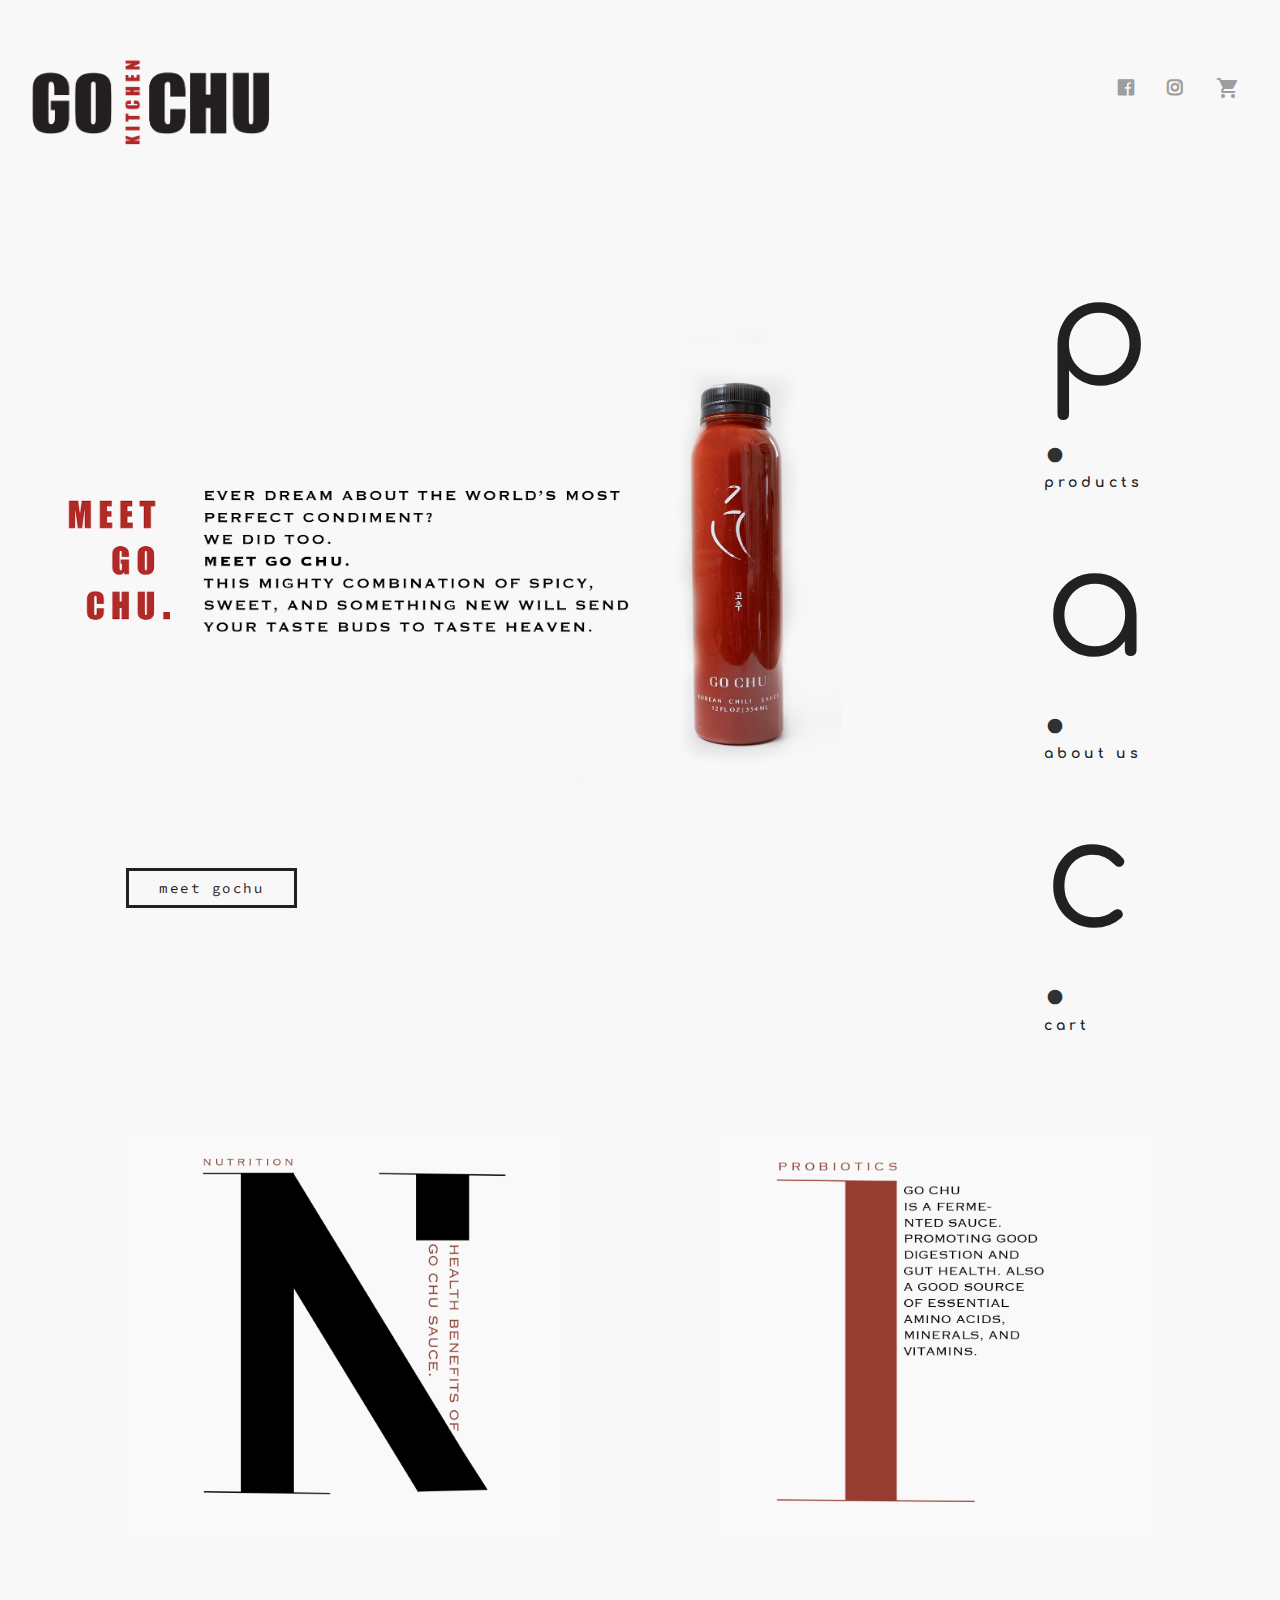
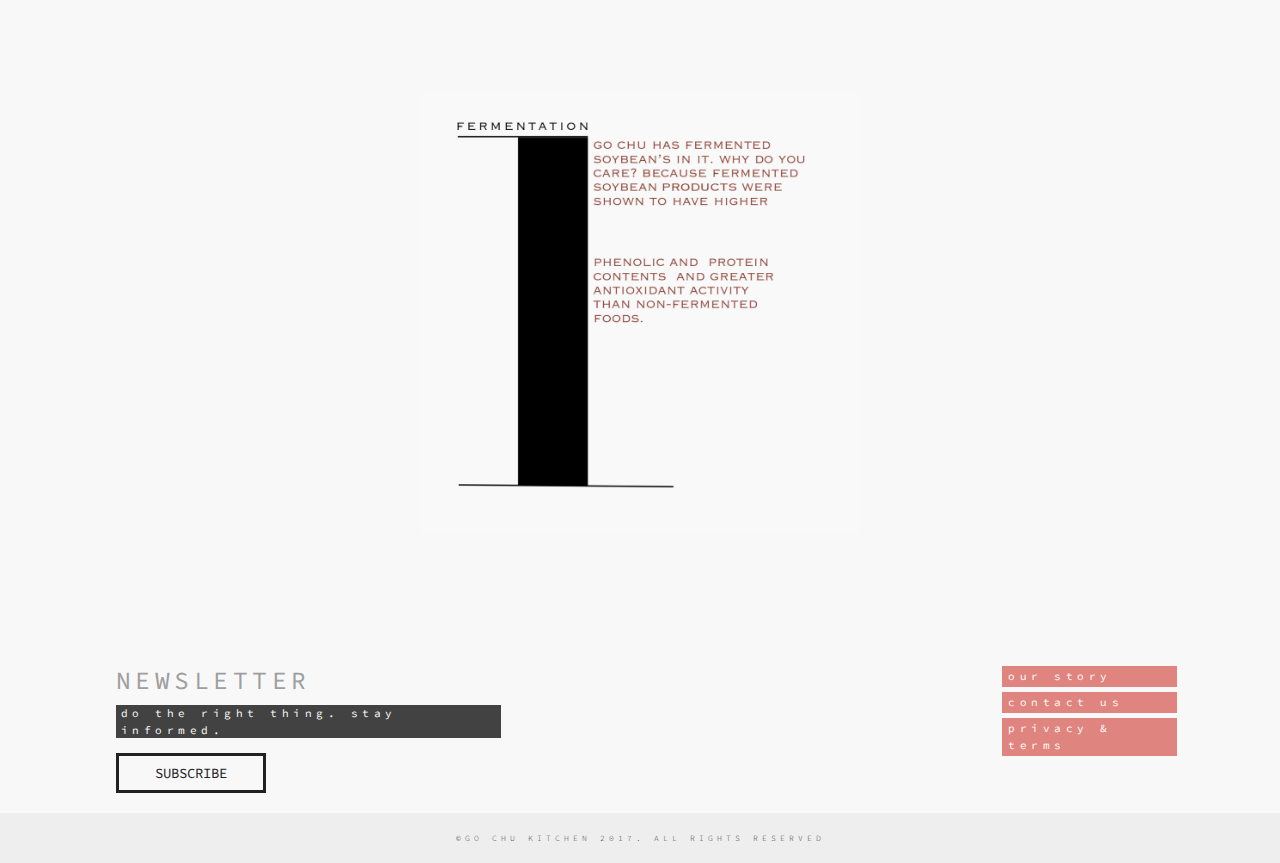
<file: index.html>
<!DOCTYPE html>
<html>
  <head>
    <!--Import Google Icon Font-->
    <link href="https://fonts.googleapis.com/icon?family=Material+Icons" type="text/css" rel="stylesheet">
    <link href="./resources/fontawesome/fontawesome-all.min.css" type="text/css" rel="stylesheet">
    <link href="./resources/materialize/css/materialize.min.css" type="text/css" rel="stylesheet">
    <link href="./resources/stylesheets/style.css" type="text/css" rel="stylesheet">
    <link href="./resources/stylesheets/header.css" type="text/css" rel="stylesheet">
    <link href="./resources/stylesheets/homepage.css" type="text/css" rel="stylesheet">
    <link href="./resources/stylesheets/privacy.css" type="text/css" rel="stylesheet">
    <link href="./resources/stylesheets/login.css" type="text/css" rel="stylesheet">
    <link href="./resources/stylesheets/cart.css" type="text/css" rel="stylesheet">
    <link href="./resources/stylesheets/product.css" type="text/css" rel="stylesheet">
    <link href="./resources/stylesheets/footer.css" type="text/css" rel="stylesheet">
    <!--Let browser know website is optimized for mobile-->
    <meta name="viewport" content="width=device-width, initial-scale=1.0"/>
  </head>
    <header>
        <nav class="nav-show" role="navigation">
        <div class="nav-wrapper"><a class="brand-logo left" id="logo-container" href="/"><img class="gc-logo" src="./resources/images/logo1-cropped.png" alt="go chu logo"/></a>
            <ul class="right hide-on-med-and-down">
            <li><a class="link" href="https://www.facebook.com/gochusauce" hover="hover"><i class="fa_icon fab fa-facebook grey-text"></i></a></li>
            <li><a class="link" href="https://www.instagram.com/gochukitchen/" hover="hover"><i class="fa_icon fab fa-instagram grey-text"></i></a></li>
            <li><a class="link" href="https://www.amazon.com/Go-Chu-Kitchen-Sauce-Korean/dp/B08MHG55X8/ref%3Dsr_1_2%3Fdchild%3D1%26keywords%3Dgo%2Bchu%2Bkitchen%2Bgo%2Bchu%2Bsauce%26qid%3D1609019168%26sr%3D8-2" hover="hover">
                <ul>
                    <li><i class="material-icons grey-text">shopping_cart</i></li>
                </ul></a></li>
            </ul><a class="right button-collapse link" href="#" data-activates="nav-mobile"><i class="material-icons darkGrey_color" id="menu">menu</i></a>
            <ul class="dropdown-content" id="user-dropdown">
            <li><a class="par grey-text text-darken-3" href="/cart/history">order history</a></li>
            <li class="divider"></li>
            </ul>
            <ul class="dropdown-content" id="user-nav-dropdown">
            <li><a class="par grey-text text-darken-3" href="/cart/history">order history</a></li>
            <li class="divider"></li>
            </ul>
        </div>
        </nav>
    </header>
    <body>
        <div class="row">
            <div class="col s8"><img id="homepageImg" src="./resources/images/homepage_main.png" alt="homepage background" /><br/><br/><br/>
                <div class="hide-on-large-only show-on-medium-and-down"><a class="href-button par" id="homepageButtMSm" href="/products">meet gochu</a></div>
                <div class="hide-on-med-and-down show-on-large"><a class="href-button par" id="homepageButtLG" href="/blog">meet gochu</a></div>
            </div>
            <div class="col s4 hide-on-med-and-down letters">
                <div class="row" id="bookmarks">
                    <div class="col s7 right">
                        <a class="linkColor" href="https://www.amazon.com/Go-Chu-Kitchen-Sauce-Korean/dp/B08MHG55X8/ref%3Dsr_1_2%3Fdchild%3D1%26keywords%3Dgo%2Bchu%2Bkitchen%2Bgo%2Bchu%2Bsauce%26qid%3D1609019168%26sr%3D8-2" hover="hover">
                            <h1 class="letterFont">p</h1><i class="material-icons icon-white">fiber_manual_record</i>
                            <div class="navFont">products</div>
                        </a>
                    </div>
                    <div class="col s7 right">
                        <a class="linkColor" href="/blog" hover="hover">
                            <h1 class="letterFont">a</h1><i class="material-icons icon-white">fiber_manual_record</i>
                            <div class="navFont">about us</div>
                        </a>
                    </div>
                    <div class="row" id="bookmarks">
                        <div class="col s7 right">
                            <a class="linkColor" href="https://www.amazon.com/Go-Chu-Kitchen-Sauce-Korean/dp/B08MHG55X8/ref%3Dsr_1_2%3Fdchild%3D1%26keywords%3Dgo%2Bchu%2Bkitchen%2Bgo%2Bchu%2Bsauce%26qid%3D1609019168%26sr%3D8-2" hover="hover">
                                <h1 class="letterFont">c</h1><i class="material-icons icon-white">fiber_manual_record</i>
                                <div class="navFont">cart</div>
                            </a>
                        </div>
                    </div>
                </div>
            </div>
        </div>
        <div class="row">
            <div class="center-align col s12 m10 l12"><img class="homepageNutrition" src="./resources/images/nutrition.png" alt="homepage background" /><img class="homepageNutrition" src="./resources/images/probiotics.png" alt="homepage background" /><img class="homepageNutrition" id="fermentation" src="./resources/images/fermentation_shopify.png"
                    alt="homepage background" /></div>
        </div>
        <script type="text/javascript" src="https://code.jquery.com/jquery-3.2.1.min.js"></script>
        <script type="text/javascript" src="./resources/materialize/js/materialize.min.js"></script>
    </body>
    <footer class="page-footer white-text footerText">
    <div class="row">
        <div class="col s12"></div>
        <div class="col s1"></div>
        <div class="col s1">
        <h5 class="grey-text">NEWSLETTER</h5>
        <p class="hide-on-small-only" id="footerParagraph">do the right thing. stay informed.</p>
        <form method="POST" action="mailto:gochukitchen@gmail.com">
            <div class="input-field">
            <input class="gc-button lightGrey_color" type="submit" value=" SUBSCRIBE "/>
            </div>
        </form>
        </div>
        <div class="col s7" id="to_the_left"></div>
        <div class="col s1">
        <ul class="hide-on-med-and-down">
            <li class="footerLi"><a class="white-text" href="/story">our story</a></li>
            <li class="footerLi"><a class="white-text" href="/contact">contact us</a></li>
            <li class="footerLi"><a class="white-text" href="/privacy">privacy & terms</a></li>
        </ul>
        </div>
    </div>
    <div class="footer-copyright grey lighten-3 black-text footerText">
        <p id="copyright_text">©GO CHU KITCHEN 2017. ALL RIGHTS RESERVED</p>
    </div>
    </footer>
</html>
</file>
<file: resources/stylesheets/style.css>
@import url('https://fonts.googleapis.com/css?family=Source+Code+Pro');
@import url('https://fonts.googleapis.com/css?family=Montserrat');
@import url('https://fonts.googleapis.com/css?family=Comfortaa');

body {
  /* background-color: rgba(171, 184, 190, 0.899); */
  /* background-color: #6fa9d2; */
  /* background: radial-gradient(circle, #9A9A9A, #B5B5B5, #D1D1D1, #D7D7D7); */
  /* background: radial-gradient(circle, #D7D7D7, #D1D1D1, #B5B5B5, #9A9A9A); */
  background-size: cover;
  background-position: 50%;
  display: flex;
  min-height: 100vh;
  flex-direction: column
}

main {
  flex: 1 0 auto;
  padding: 20px
}

#blogFoot {
  position: absolute;
  bottom: 0;
  width: 100%;
  height: 2.5rem; 
}

.purchaseButt{
  margin-top: 50px
}

.gc-logo {
  width: 8em
}

.gc-logo-sm{
  width: 15em
}

.gc-logo-2 {
  width: 10em;
  padding-top: 2em
}

#bookmarks{
  margin: 0;
  padding: 0;
}

.letterFont{
  color: #212121;
  font-size: 150px;
  font-family: Comfortaa;
  letter-spacing: 4px;
  font-weight: regular
}

/* use a:active --> mouse hovers, action happens*/
a:hover.linkColor i{
  /* background-color: rgba(206, 46, 38, 0.577) */
  background-color:#a8a8a898
  /* background-color: rgba(0, 0, 255, 0.563); */
}

i.icon-white{
  /* color: rgba(255, 255, 255, 0.673); */
  color: #151515e2;
  font-size: 22px
}

.navFont{
  /* color:  rgba(206, 46, 38, 0.728); */
  color: #212121;
  font-size: 14px;
  font-family: Comfortaa;
  letter-spacing: 4px;
  font-weight: bolder;
}

input:not([type]), input[type=text]:not(.browser-default), input[type=password]:not(.browser-default), input[type=email]:not(.browser-default), input[type=url]:not(.browser-default), input[type=time]:not(.browser-default), input[type=date]:not(.browser-default), input[type=datetime]:not(.browser-default), input[type=datetime-local]:not(.browser-default), input[type=tel]:not(.browser-default), input[type=number]:not(.browser-default), input[type=search]:not(.browser-default), textarea.materialize-textarea{
  border-bottom: 1px solid lightgrey;
}


.dropdown-content li > a, .dropdown-content li > span {
  color: #333333;
}

.input-field input[type=text]:focus {
  border-bottom: 1px solid purple;
  box-shadow: 0 1px 0 0 purple;
}

.grey-text{
  color: #212121
}


hr {
  color: dark-grey;
}

.golden {
  color: #C8b485;
}
</file>
<file: resources/stylesheets/header.css>
body{
  background-color: #F8F8F8;

}

.col.s4.hide-on-med-and-down.letters{
  float: right
}

.href-button{
  color: #212121;
  padding-left: 30px;
  padding-right: 30px;
  padding-bottom: 8px;
  padding-top: 8px;
  background-color: transparent;
  border: #212121 3px solid;
  width: 150px;
  font-size: 14px;
  overflow-wrap: break-word
}
#homepageButtMSm{
margin-left: 117px;
width: 180px;
font-size: 21px;
padding-left: 40px;
padding-right: 40px;
padding-bottom: 12px
}

#homepageButtLG{
  margin-left: 115px
}
  

/* #homepageImg{
  width: 55em;
  height: 58em;
  padding-top:150px;
} */

#homepageImg {
  padding-top:150px;
  width: 100%;
  height: auto;
}

/* .homepageNutrition{
  width: 42em;
  height: 25em;
  margin-top: 70px;
  margin-left: 150px
} */

.homepageNutrition {
  width: 35%;
  height: auto;
  margin: 5em;
}

/* #fermentation{
  margin-left: 198px
} */
/* #homepageLG{
  width: 55em;
  height: 45em;
  } */

.homepageGreeting{
  font-family: source code pro;
  letter-spacing: 8px;
  font-size: 40px;
  color:  #B30C1E;
  font-weight: bolder;
  line-height: 1500%
}

nav a.button-collapse i{
  height: 70px;
  line-height: 175px
}


.nav-wrapper.lgScreen{
  padding-left: 25px;
  padding-top: 15px;
  padding-right: 25px
}

  nav .nav-wrapper{
    padding-left: 25px;
    padding-top: 55px;
    padding-right: 25px
  }

  ul.navIcons{
    padding-right: 25px
  }

 #menu{
    font-size: 50px;
    line-height: 150px;
    padding-right: 15px

  }

  .nav-hide{
    background-color: transparent;
    box-shadow: none;
    padding-left: 25px;
    padding-top: 15px;
    padding-right: 25px;
    line-height: 115px
  }
 nav i.material-icons{
  line-height: 66px

 }

 nav i.material-icons#homepageShoppingCart{
  line-height: 116px

 }

  .nav-show{
    background-color: transparent;
    box-shadow: none
    }

  .side-nav li>a{
    display: block;
    font-size: 18px;
    font-weight: 200;
    height: 60px;
    line-height: 200px;
    padding: 0px 6px;
  }
  i.material-icons.blue-text{
    line-height: 190px
  }

  .link{
    /* color:  rgba(206, 46, 38, 0.728); */
    font-size: 15px;
    font-family: Comfortaa;
    letter-spacing: 3px;
    font-weight: bolder
  }

  .darkGrey_color{
    color: #888888
  }

  .fa_icon{
    font-size: 18px
  }

  #pLink{
    margin-top: -5px;
    font-size: 18px
  }

  .letters {
    width: 60%;
    margin-top: 100px
  }
</file>
<file: resources/stylesheets/homepage.css>
.test{
    color: pink;
}
</file>
<file: resources/stylesheets/privacy.css>
.pageTitle{
    padding-top: 70px;
    font-family: source code pro;
    letter-spacing: 4.5px;
    font-size: 23px;
    color:  #B30C1E;
    font-weight: bolder;
}

.privacy_heading{
    font-family: source code pro;
    letter-spacing: 4.5px;
    font-size: 19px;
    color:  #B30C1E;
    font-weight: bolder;
    border-bottom: 1px solid darkgrey;
    padding-bottom: 1rem;
}

.par{
    font-family: source code pro;
    letter-spacing: 2.5px;
    font-size: 14px;
    color:  #202020;
}

::placeholder {
    font-family: source code pro;
    letter-spacing: 2.5px;
    font-size: 14px;
    color:  #f1f1f1;
}
</file>
<file: resources/stylesheets/login.css>
#log_sign{
    font-family: source code pro;
    letter-spacing: 2.5px;
    font-size: 14px;
    color:  #B85A59
}
</file>
<file: resources/stylesheets/cart.css>
.cart_table{
    background-color: transparent;
    box-shadow: none
}

hr{
    border: .5px solid white;
}

.bordered{
    border-bottom: 1px solid darkgrey;
}

.updateQuant {
    width: 5rem;
    margin: 0 auto;
}
</file>
<file: resources/stylesheets/product.css>
.prod_img{
    width: 50%;
    margin: 0 auto;
}

/*
.select-wrapper+label{
    position: relative

} */

option{
    color: black
}

.homepage_icon{
    font-size: 70px
}
</file>
<file: resources/stylesheets/footer.css>
footer div.row{
    padding-right: 25px
}

.page-footer{
    background-color: transparent
}
.footerText{
    font-family: source code pro;
    letter-spacing: 4.5px;
    font-size: 11px;
    color:  black
}

#footerParagraph{
    background-color: #424242;
    width: 385px;
    padding-left: 5px
}

.footerLi{
    margin-top: 5px;
    background-color: rgba(206, 46, 38, 0.577);
    padding-left: 6px;
    padding-bottom: 2.5px;
    padding-top: 2px;
    width: 175px
}

.gc-button{
    color: #212121;
    padding-left: 6px;
    padding-bottom: 8px;
    padding-top: 8px;
    background-color: transparent;
    border: #212121 3px solid;
    width: 150px;
    font-size: 14px;
    overflow-wrap: break-word;
}

#copyright_text{
    letter-spacing: 4px;
    font-size: 8px;
    color: #303030;
    margin: 0 auto;
}

#to_the_left{
    margin-left: 50px
}
</file>
